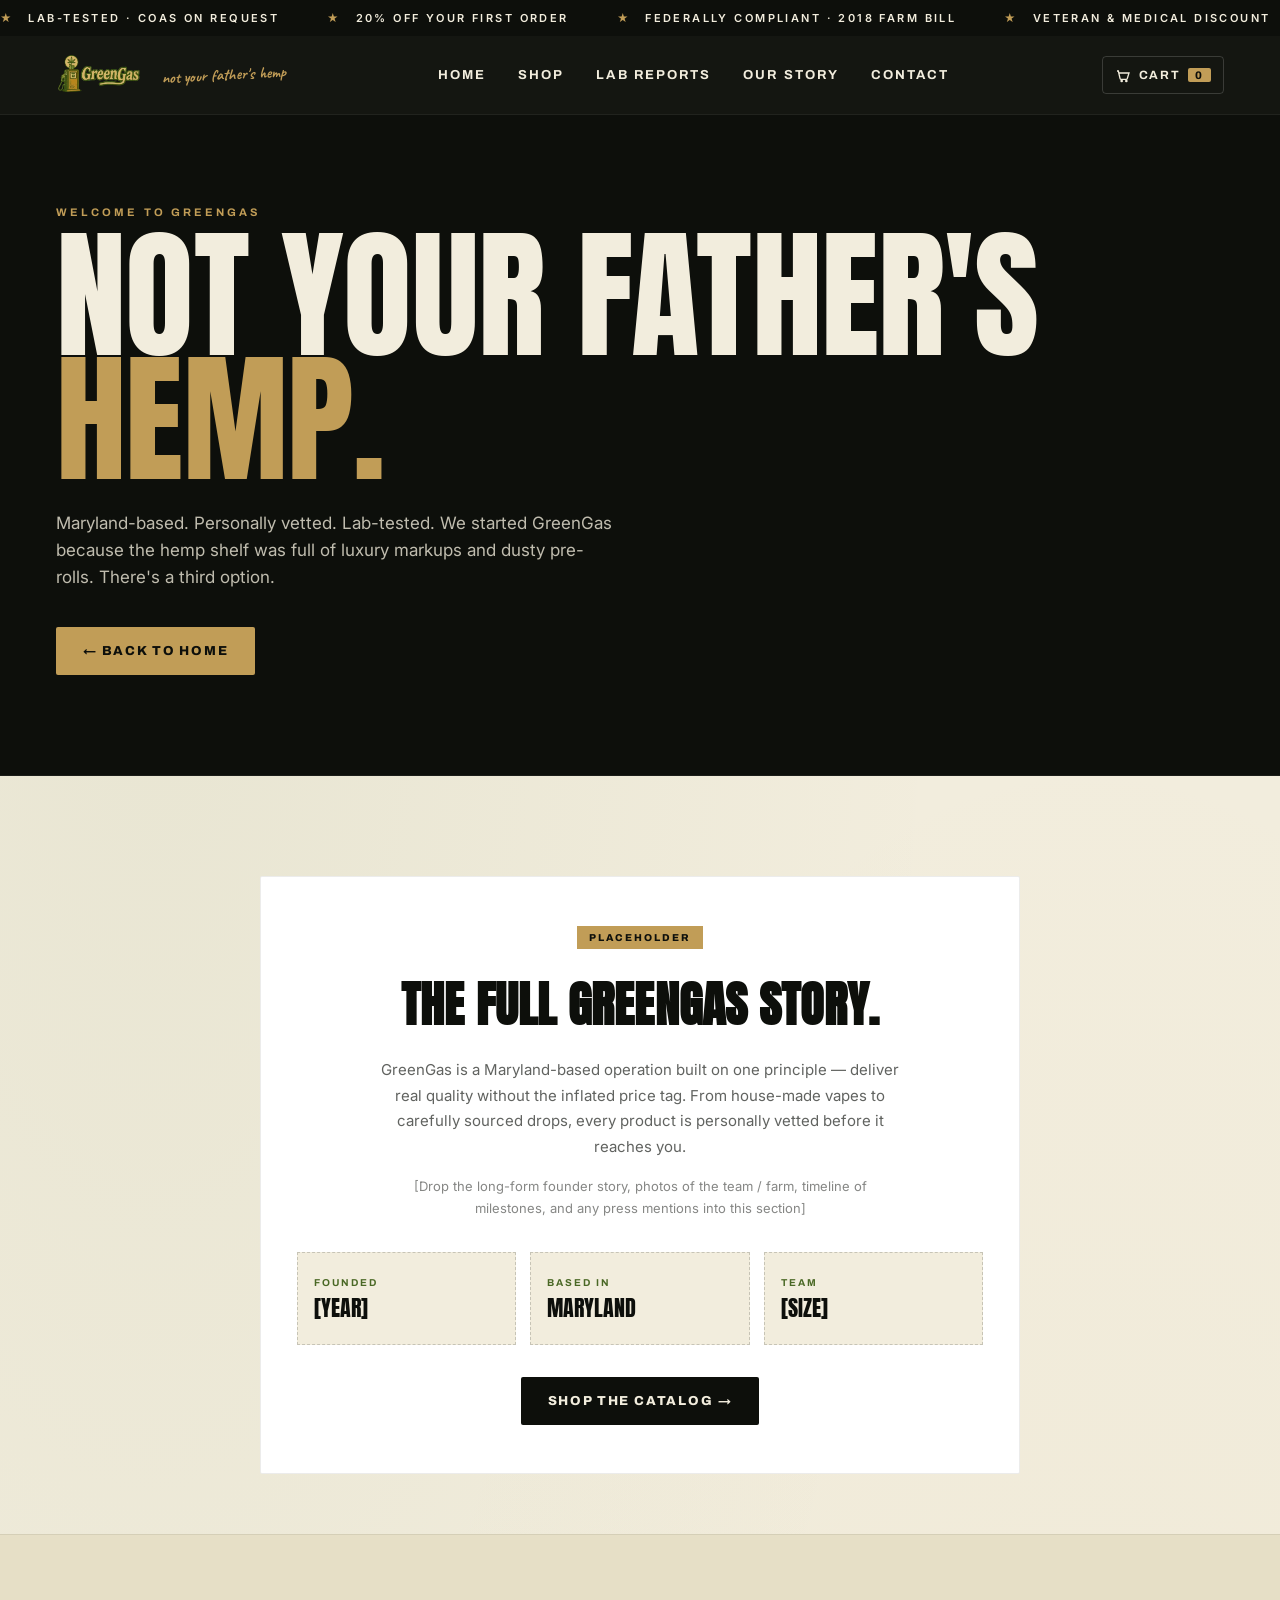
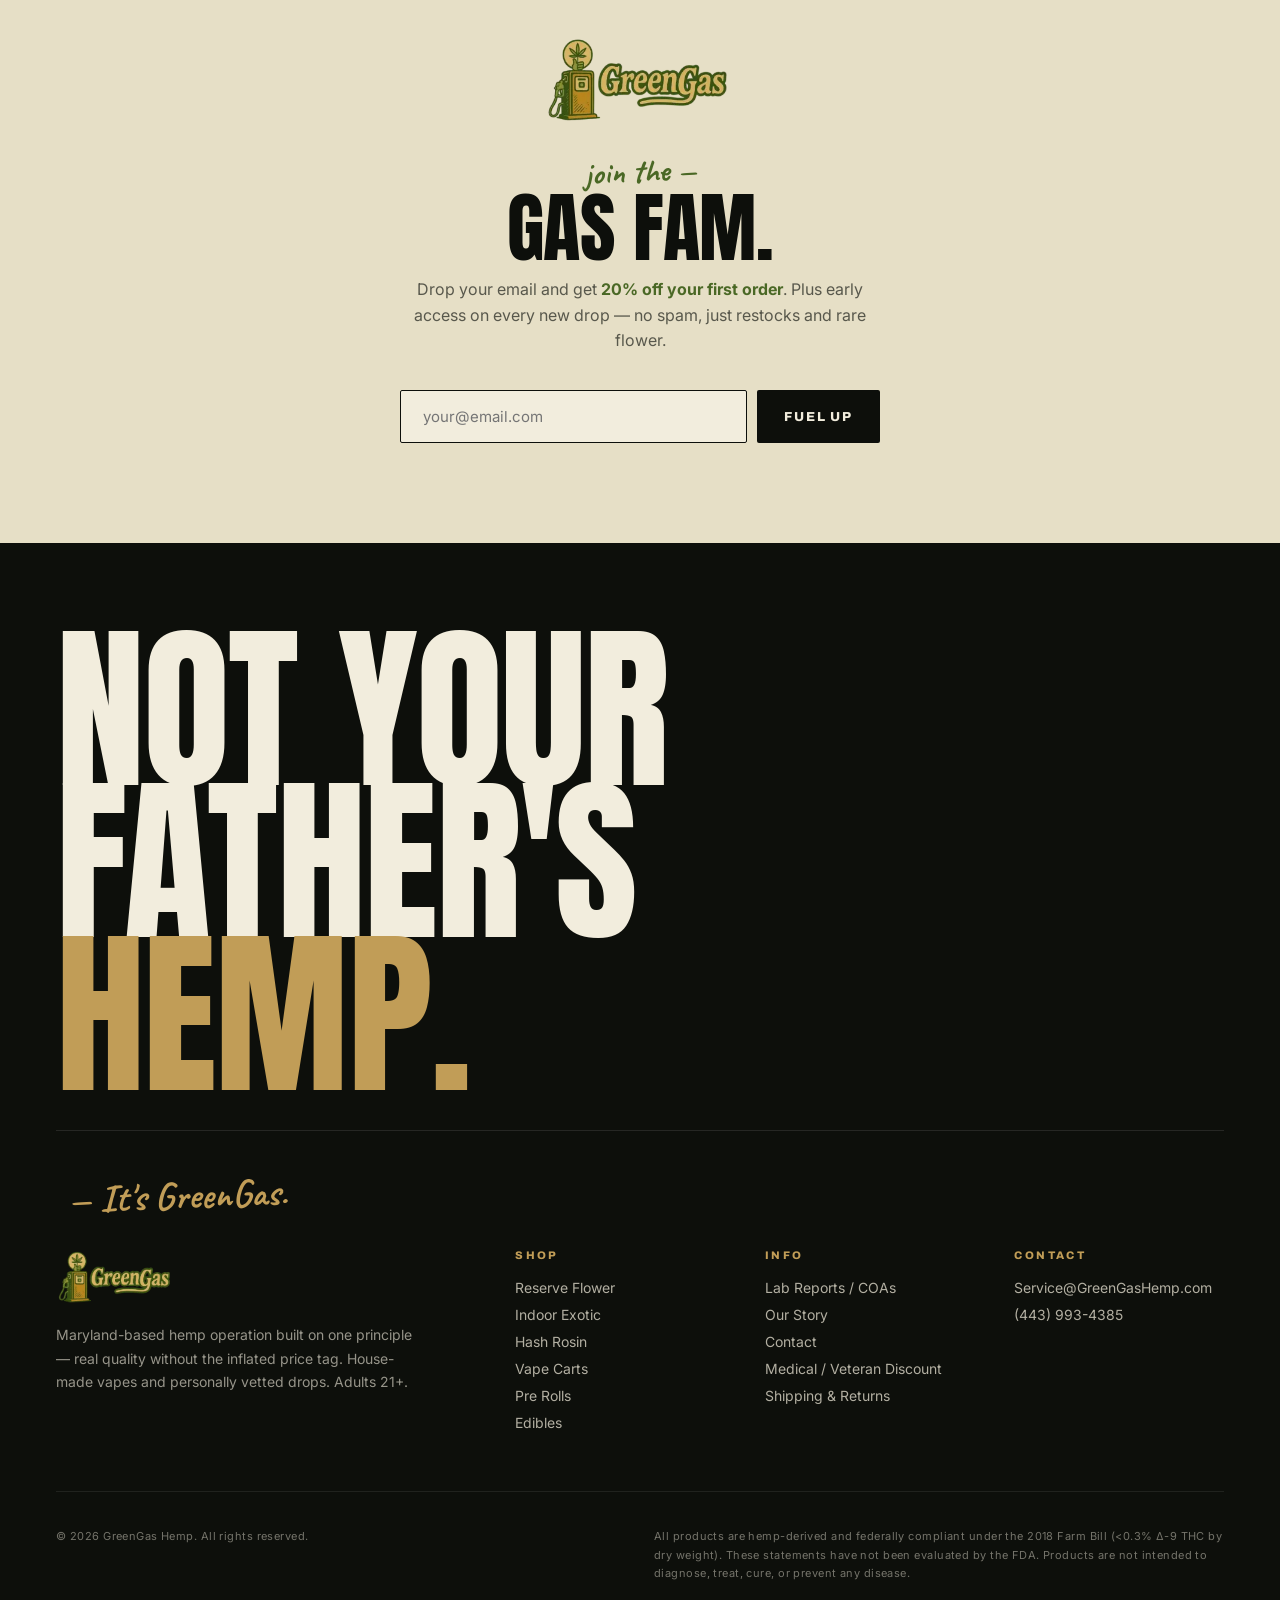
<file: about.html>
﻿<!doctype html>
<html lang="en">
<head>
<meta charset="utf-8" />
<meta name="viewport" content="width=device-width, initial-scale=1" />
<title>Our Story — GreenGas Hemp</title>
<link rel="icon" type="image/png" href="assets/logo.png" />
<link rel="preconnect" href="https://fonts.googleapis.com" />
<link rel="preconnect" href="https://fonts.gstatic.com" crossorigin />
<link href="https://fonts.googleapis.com/css2?family=Anton&family=Archivo:wght@500;600;700;800;900&family=Inter:wght@400;500;600&family=Caveat:wght@500;700&display=swap" rel="stylesheet" />
<style>
  :root { --paper:#F2EDDD; --paper-2:#E6DFC6; --ink:#0D0F0B; --ink-2:#1A1D16; --olive:#4A6825; --olive-l:#6B8C3A; --gold:#C19D57; }
  *{box-sizing:border-box}
  body { margin:0; background:var(--paper); color:var(--ink); font-family:'Inter',system-ui,sans-serif; -webkit-font-smoothing:antialiased; overflow-x:hidden; background-image:radial-gradient(at 12% 18%,rgba(74,104,37,0.06) 0,transparent 50%),radial-gradient(at 85% 75%,rgba(193,157,87,0.05) 0,transparent 50%); }
  img{display:block;max-width:100%} a{color:inherit;text-decoration:none} button{font:inherit;cursor:pointer}
  .anton { font-family:'Anton',sans-serif; font-weight:400; letter-spacing:-0.005em; line-height:0.88; text-transform:uppercase; }
  .kicker { font-family:'Archivo',sans-serif; font-size:11px; letter-spacing:0.28em; text-transform:uppercase; font-weight:700; color:var(--olive); }
  .container { max-width:1320px; margin:0 auto; padding:0 24px; }
  @media (min-width:768px){.container{padding:0 56px}}
  .promo { background:var(--ink); color:var(--paper); font-size:11px; letter-spacing:0.22em; text-transform:uppercase; font-weight:600; overflow:hidden; }
  .promo-track { display:flex; gap:48px; padding:11px 0; white-space:nowrap; animation:marquee 42s linear infinite; }
  .promo-track span { display:inline-flex; align-items:center; gap:14px; } .promo-track .star { color:var(--gold); }
  @keyframes marquee { from{transform:translateX(0)} to{transform:translateX(-50%)} }
  header.main { position:sticky; top:0; z-index:40; background:rgba(13,15,11,0.97); color:var(--paper); border-bottom:1px solid rgba(255,255,255,0.06); }
  header.main .row { height:78px; display:flex; align-items:center; justify-content:space-between; gap:24px; }
  .logo { display:flex; align-items:center; gap:14px; font-family:'Anton',sans-serif; font-size:26px; letter-spacing:0.01em; text-transform:uppercase; color:var(--paper); }
  .logo .tag { display:none; font-family:'Caveat',cursive; font-weight:700; font-size:16px; color:var(--gold); transform:rotate(-3deg); letter-spacing:0; text-transform:none; margin-left:4px; }
  @media (min-width:900px){.logo .tag{display:inline}}
  .logo-img { height:48px; width:auto; display:block; } .logo-img.header { height:44px; border-radius:2px; } .logo-img.crest { height:96px; margin:0 auto 20px; } .logo-img.footer { height:60px; border-radius:2px; }
  nav.primary { display:none; gap:32px; } @media (min-width:900px){nav.primary{display:flex}}
  nav.primary a { font-family:'Archivo',sans-serif; font-size:13px; font-weight:700; letter-spacing:0.16em; text-transform:uppercase; color:var(--paper); padding:4px 0; position:relative; }
  nav.primary a::after { content:''; position:absolute; left:0; right:0; bottom:-4px; height:2px; background:var(--gold); transform:scaleX(0); transform-origin:left; transition:transform 240ms ease; }
  nav.primary a:hover::after, nav.primary a.active::after { transform:scaleX(1); }
  .icons { display:flex; align-items:center; gap:8px; }
  .icons button, .icons a { background:transparent; border:0; color:var(--paper); display:inline-flex; align-items:center; gap:8px; padding:10px 12px; border-radius:4px; font-family:'Archivo',sans-serif; font-size:12px; font-weight:700; letter-spacing:0.14em; text-transform:uppercase; }
  .icons a:hover, .icons button:hover { background:rgba(255,255,255,0.06); }
  .cart-btn { border:1px solid rgba(255,255,255,0.16) !important; } .cart-count { background:var(--gold); color:var(--ink); padding:1px 7px; border-radius:2px; font-size:11px; font-weight:800; }
  .btn { display:inline-flex; align-items:center; gap:10px; padding:16px 26px; font-family:'Archivo',sans-serif; font-size:13px; font-weight:800; letter-spacing:0.14em; text-transform:uppercase; border:1px solid transparent; border-radius:2px; transition:background 180ms ease, color 180ms ease; }
  .btn-primary { background:var(--ink); color:var(--paper); } .btn-primary:hover { background:var(--olive); }
  .btn-gold { background:var(--gold); color:var(--ink); } .btn-gold:hover { background:var(--ink); color:var(--gold); }
  .btn-outline-light { background:transparent; color:var(--paper); border-color:var(--paper); } .btn-outline-light:hover { background:var(--paper); color:var(--ink); }

  section.page-hero { background:var(--ink); color:var(--paper); padding:80px 0 100px; border-bottom:1px solid rgba(255,255,255,0.06); }
  section.page-hero .kicker { color:var(--gold); }
  section.page-hero h1 { font-size:clamp(56px,11vw,148px); margin:16px 0 0; }
  section.page-hero h1 .gold { color:var(--gold); }
  section.page-hero p.lead { font-size:17px; line-height:1.6; color:rgba(242,237,221,0.78); max-width:560px; margin:28px 0 36px; }

  section.placeholder { padding:100px 0 60px; }
  .ph-card { background:#fff; border:1px solid rgba(13,15,11,0.08); padding:48px 36px; text-align:center; max-width:760px; margin:0 auto; border-radius:2px; }
  .ph-card .badge { display:inline-block; padding:6px 12px; background:var(--gold); color:var(--ink); font-family:'Archivo',sans-serif; font-size:10px; font-weight:800; letter-spacing:0.2em; text-transform:uppercase; margin-bottom:20px; }
  .ph-card h2 { font-family:'Anton',sans-serif; font-size:clamp(32px,4vw,48px); margin:0 0 16px; text-transform:uppercase; letter-spacing:0.005em; }
  .ph-card p { font-size:15px; line-height:1.7; color:rgba(13,15,11,0.65); margin:0 auto 16px; max-width:520px; }
  .ph-card .ph-grid { display:grid; grid-template-columns:1fr; gap:14px; margin:32px 0; }
  @media (min-width:600px){.ph-card .ph-grid{grid-template-columns:repeat(3,1fr)}}
  .ph-grid .slot { background:var(--paper); border:1px dashed rgba(13,15,11,0.18); padding:24px 16px; text-align:left; }
  .ph-grid .slot .lbl { font-family:'Archivo',sans-serif; font-size:10px; font-weight:700; letter-spacing:0.2em; text-transform:uppercase; color:var(--olive); margin-bottom:8px; }
  .ph-grid .slot .val { font-family:'Anton',sans-serif; font-size:22px; color:var(--ink); text-transform:uppercase; line-height:1.1; }

  section.gasfam { padding:100px 0; background:var(--paper-2); border-top:1px solid rgba(13,15,11,0.08); }
  .gasfam-inner { max-width:760px; margin:0 auto; text-align:center; }
  .gasfam .script-tag { font-family:'Caveat',cursive; font-weight:700; font-size:32px; color:var(--olive); transform:rotate(-2deg); display:inline-block; margin-bottom:-6px; }
  .gasfam h2 { font-family:'Anton',sans-serif; font-size:clamp(44px,6vw,80px); margin:8px 0 16px; color:var(--ink); text-transform:uppercase; }
  .gasfam p { font-size:16px; color:rgba(13,15,11,0.65); max-width:480px; margin:0 auto 36px; line-height:1.6; }
  .gasfam-form { display:flex; gap:10px; max-width:480px; margin:0 auto; flex-wrap:wrap; }
  .gasfam-form input { flex:1; min-width:220px; padding:16px 22px; background:var(--paper); border:1px solid var(--ink); font-family:inherit; font-size:15px; color:var(--ink); border-radius:2px; }
  .gasfam-form input:focus { outline:2px solid var(--gold); outline-offset:-1px; }

  footer.site { background:var(--ink); color:var(--paper); padding:90px 0 28px; }
  .foot-mega { font-family:'Anton',sans-serif; text-transform:uppercase; font-size:clamp(72px,14vw,220px); line-height:0.85; letter-spacing:-0.01em; color:var(--paper); margin:0 0 60px; border-bottom:1px solid rgba(255,255,255,0.1); padding-bottom:40px; }
  .foot-mega .gold { color:var(--gold); }
  .foot-grid { display:grid; grid-template-columns:1fr; gap:40px; } @media (min-width:768px){.foot-grid{grid-template-columns:2fr 1fr 1fr 1fr}}
  .foot-grid h5 { font-family:'Archivo',sans-serif; font-size:11px; letter-spacing:0.22em; color:var(--gold); text-transform:uppercase; margin:0 0 18px; font-weight:800; }
  .foot-grid ul { list-style:none; padding:0; margin:0; display:flex; flex-direction:column; gap:10px; font-size:14px; } .foot-grid ul a { color:rgba(242,237,221,0.72); } .foot-grid ul a:hover { color:var(--gold); }
  .foot-grid .brand p { color:rgba(242,237,221,0.6); font-size:14px; line-height:1.65; max-width:360px; margin:14px 0 0; }
  .foot-fine { border-top:1px solid rgba(255,255,255,0.08); margin-top:60px; padding-top:24px; display:grid; grid-template-columns:1fr; gap:12px; font-size:11px; letter-spacing:0.04em; color:rgba(242,237,221,0.45); line-height:1.65; } @media (min-width:768px){.foot-fine{grid-template-columns:1fr 1fr; gap:28px}}
  ::selection { background:var(--gold); color:var(--ink); }
</style>
</head>
<body>

<div class="promo">
  <div class="promo-track">
    <span><span class="star">★</span> Lab-tested · COAs on request</span>
    <span><span class="star">★</span> 20% off your first order</span>
    <span><span class="star">★</span> Federally compliant · 2018 Farm Bill</span>
    <span><span class="star">★</span> Veteran &amp; medical discount</span>
    <span><span class="star">★</span> 21+ only</span>
    <span><span class="star">★</span> Lab-tested · COAs on request</span>
    <span><span class="star">★</span> 20% off your first order</span>
    <span><span class="star">★</span> Federally compliant · 2018 Farm Bill</span>
    <span><span class="star">★</span> Veteran &amp; medical discount</span>
    <span><span class="star">★</span> 21+ only</span>
  </div>
</div>

<header class="main">
  <div class="container row">
    <a href="index.html" class="logo" aria-label="GreenGas Hemp">
      <img src="assets/logo.png" alt="GreenGas Hemp" class="logo-img header" />
      <span class="tag">not your father's hemp</span>
    </a>
    <nav class="primary">
      <a href="index.html">Home</a>
      <a href="shop.html">Shop</a>
      <a href="lab.html">Lab Reports</a>
      <a href="about.html">Our Story</a>
      <a href="contact.html">Contact</a>
    </nav>
    <div class="icons">
      <a href="shop.html" class="cart-btn"><svg width="16" height="16" viewBox="0 0 24 24" fill="none" stroke="currentColor" stroke-width="2"><path d="M3 6h2l2.5 11a2 2 0 0 0 2 1.5h7a2 2 0 0 0 2-1.5L21 9H6"/><circle cx="10" cy="21" r="1"/><circle cx="17" cy="21" r="1"/></svg> Cart <span class="cart-count">0</span></a>
    </div>
  </div>
</header>

<section class="page-hero">
  <div class="container">
    <p class="kicker">Welcome to GreenGas</p>
    <h1 class="anton">Not your father's <span class='gold'>hemp.</span></h1>
    <p class="lead">Maryland-based. Personally vetted. Lab-tested. We started GreenGas because the hemp shelf was full of luxury markups and dusty pre-rolls. There's a third option.</p>
    <a href="index.html" class="btn btn-gold">← Back to home</a>
  </div>
</section>

<section class="placeholder">
  <div class="container">
    <div class="ph-card">
      <span class="badge">Placeholder</span>
      <h2>The full GreenGas story.</h2>
      <p>GreenGas is a Maryland-based operation built on one principle — deliver real quality without the inflated price tag. From house-made vapes to carefully sourced drops, every product is personally vetted before it reaches you.</p>
      <p style="font-size:13px; color:rgba(13,15,11,0.5);">[Drop the long-form founder story, photos of the team / farm, timeline of milestones, and any press mentions into this section]</p>
      <div class="ph-grid">
        <div class="slot"><div class="lbl">Founded</div><div class="val">[year]</div></div>
        <div class="slot"><div class="lbl">Based in</div><div class="val">Maryland</div></div>
        <div class="slot"><div class="lbl">Team</div><div class="val">[size]</div></div>
      </div>
      <a href="shop.html" class="btn btn-primary">Shop the catalog →</a>
    </div>
  </div>
</section>

<section class="gasfam">
  <div class="container gasfam-inner">
    <img src="assets/logo.png" alt="GreenGas Hemp" class="logo-img crest" />
    <span class="script-tag">join the —</span>
    <h2 class="anton">Gas Fam.</h2>
    <p>Drop your email and get <strong style="color:var(--olive);font-weight:700;">20% off your first order</strong>. Plus early access on every new drop — no spam, just restocks and rare flower.</p>
    <form class="gasfam-form" onsubmit="event.preventDefault(); this.querySelector('button').textContent='Check your inbox ✓'; this.querySelector('input').value='';">
      <input type="email" required placeholder="your@email.com" />
      <button class="btn btn-primary">Fuel Up</button>
    </form>
  </div>
</section>

<footer class="site">
  <div class="container">
    <div class="foot-mega">Not Your<br/>Father's<br/><span class="gold">Hemp.</span></div>
    <p style="font-family:'Caveat',cursive;font-weight:700;font-size:clamp(24px,3vw,40px);color:var(--gold);transform:rotate(-2deg);margin:-30px 0 50px 12px;line-height:1;">— It's GreenGas.</p>
    <div class="foot-grid">
      <div class="brand">
        <a href="index.html" aria-label="GreenGas Hemp"><img src="assets/logo.png" alt="GreenGas Hemp" class="logo-img footer" /></a>
        <p>Maryland-based hemp operation built on one principle — real quality without the inflated price tag. House-made vapes and personally vetted drops. Adults 21+.</p>
      </div>
      <div><h5>Shop</h5><ul><li><a href="shop.html#reserve">Reserve Flower</a></li><li><a href="shop.html#exotic">Indoor Exotic</a></li><li><a href="shop.html#rosin">Hash Rosin</a></li><li><a href="shop.html#vapes">Vape Carts</a></li><li><a href="shop.html#prerolls">Pre Rolls</a></li><li><a href="shop.html#edibles">Edibles</a></li></ul></div>
      <div><h5>Info</h5><ul><li><a href="lab.html">Lab Reports / COAs</a></li><li><a href="about.html">Our Story</a></li><li><a href="contact.html">Contact</a></li><li><a href="#">Medical / Veteran Discount</a></li><li><a href="#">Shipping &amp; Returns</a></li></ul></div>
      <div><h5>Contact</h5><ul><li><a href="mailto:Service@GreenGasHemp.com">Service@GreenGasHemp.com</a></li><li><a href="tel:14439934385">(443) 993-4385</a></li></ul></div>
    </div>
    <div class="foot-fine">
      <p>© 2026 GreenGas Hemp. All rights reserved.</p>
      <p>All products are hemp-derived and federally compliant under the 2018 Farm Bill (&lt;0.3% Δ-9 THC by dry weight). These statements have not been evaluated by the FDA. Products are not intended to diagnose, treat, cure, or prevent any disease.</p>
    </div>
  </div>
</footer>

<script>
  const LOGO_DATA_URL = '[data-uri]';
  function injectLogos() { document.querySelectorAll('.logo-img').forEach(img => { img.src = LOGO_DATA_URL; }); }
  if (document.readyState === 'loading') { document.addEventListener('DOMContentLoaded', injectLogos); } else { injectLogos(); }
</script>

</body>
</html>
</file>
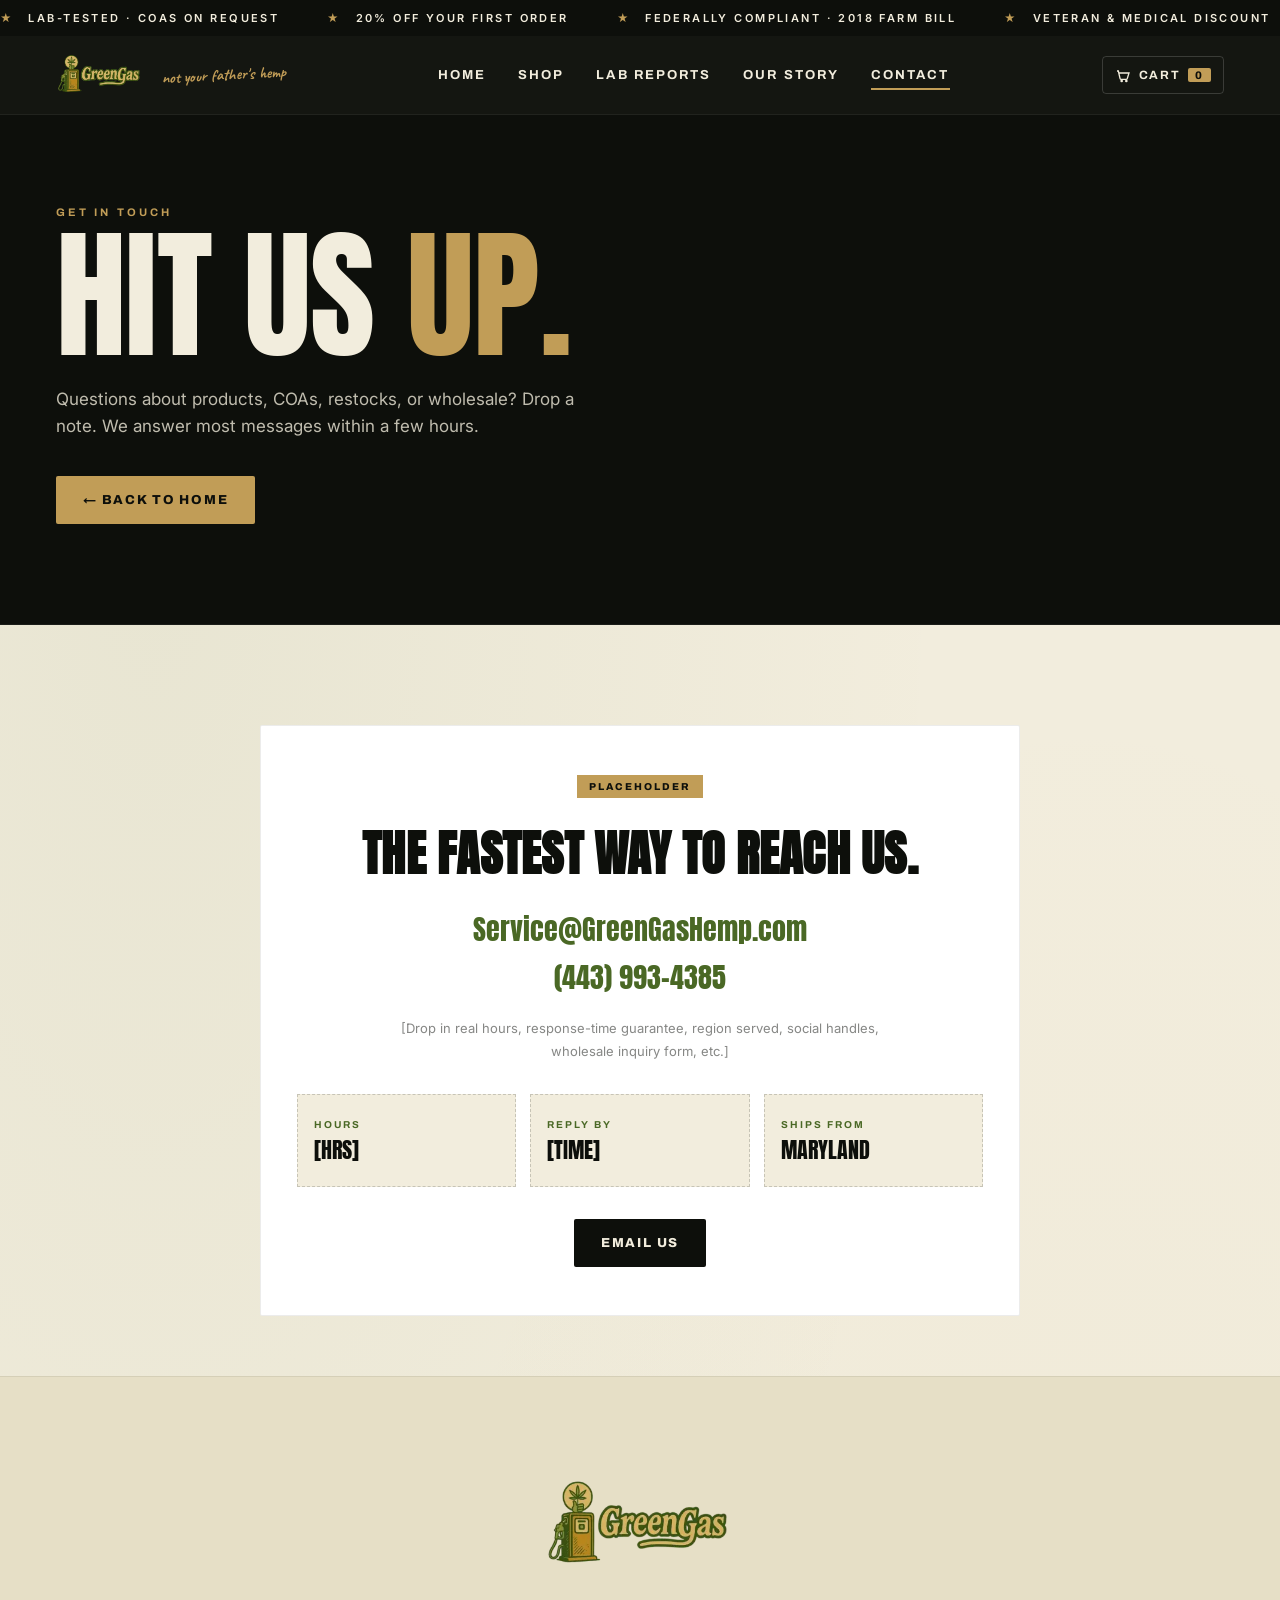
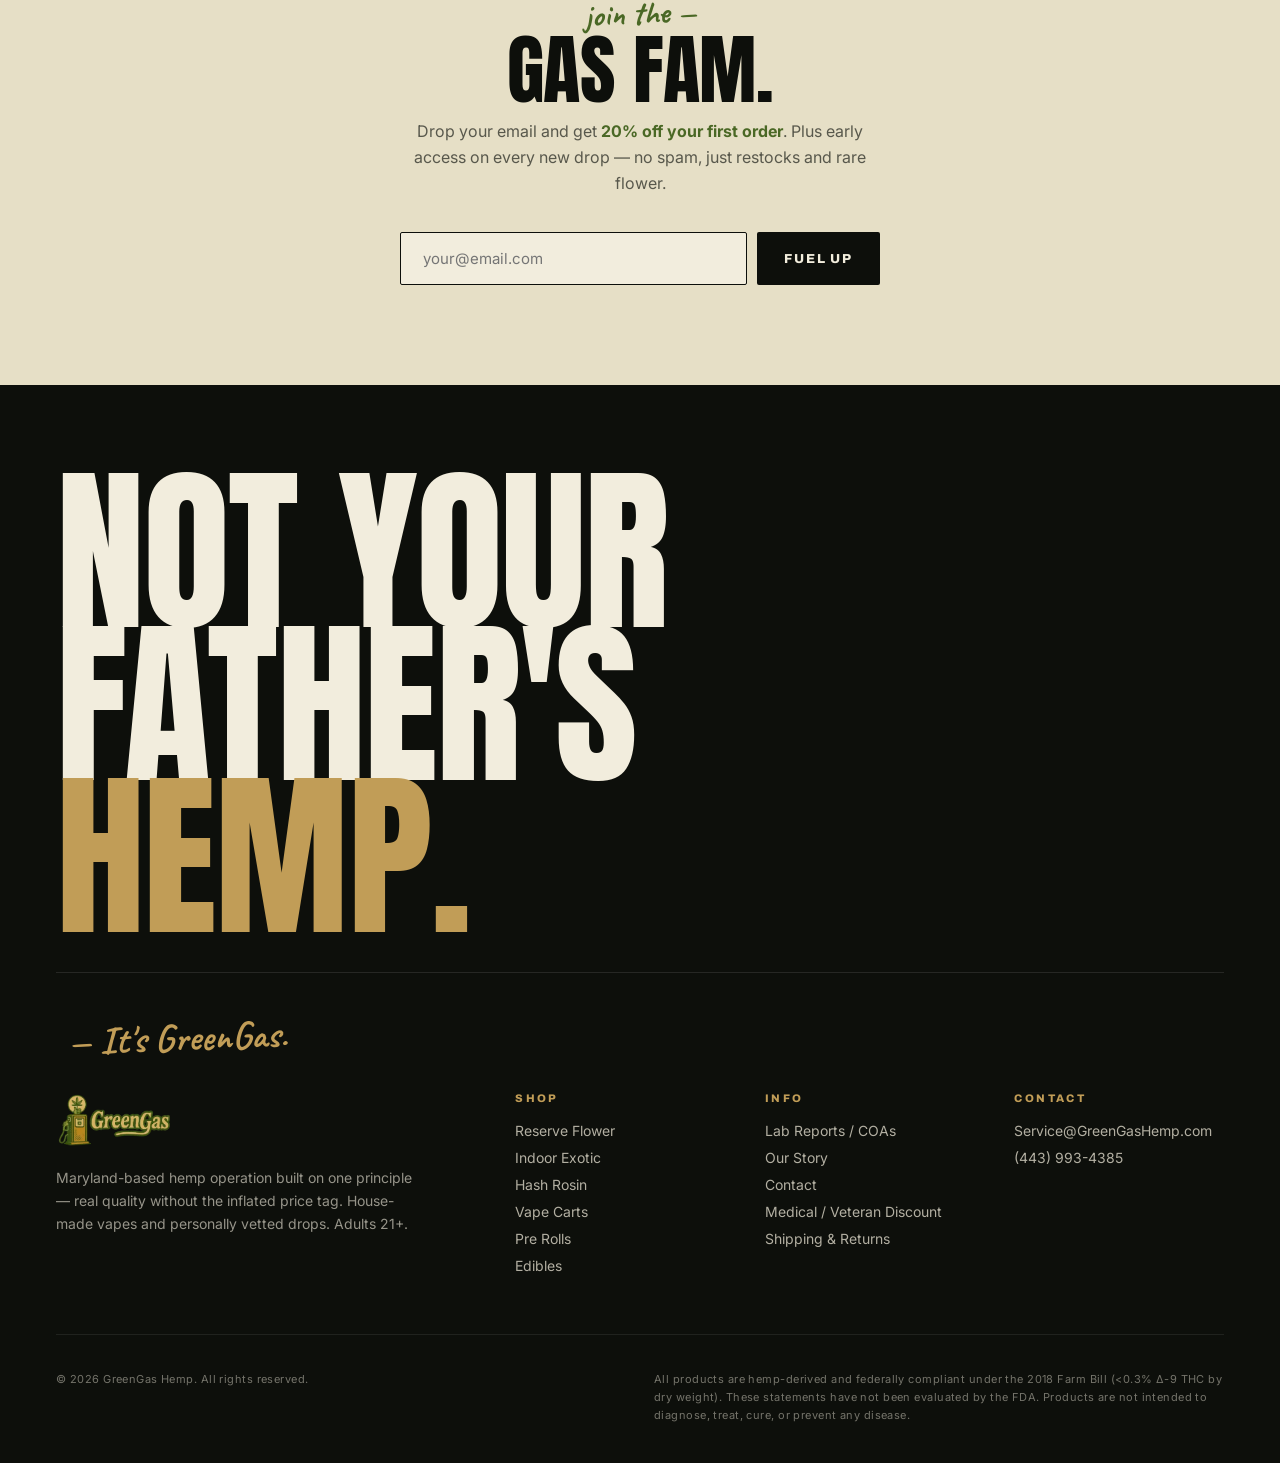
<file: contact.html>
﻿<!doctype html>
<html lang="en">
<head>
<meta charset="utf-8" />
<meta name="viewport" content="width=device-width, initial-scale=1" />
<title>Contact — GreenGas Hemp</title>
<link rel="icon" type="image/png" href="assets/logo.png" />
<link rel="preconnect" href="https://fonts.googleapis.com" />
<link rel="preconnect" href="https://fonts.gstatic.com" crossorigin />
<link href="https://fonts.googleapis.com/css2?family=Anton&family=Archivo:wght@500;600;700;800;900&family=Inter:wght@400;500;600&family=Caveat:wght@500;700&display=swap" rel="stylesheet" />
<style>
  :root { --paper:#F2EDDD; --paper-2:#E6DFC6; --ink:#0D0F0B; --ink-2:#1A1D16; --olive:#4A6825; --olive-l:#6B8C3A; --gold:#C19D57; }
  *{box-sizing:border-box}
  body { margin:0; background:var(--paper); color:var(--ink); font-family:'Inter',system-ui,sans-serif; -webkit-font-smoothing:antialiased; overflow-x:hidden; background-image:radial-gradient(at 12% 18%,rgba(74,104,37,0.06) 0,transparent 50%),radial-gradient(at 85% 75%,rgba(193,157,87,0.05) 0,transparent 50%); }
  img{display:block;max-width:100%} a{color:inherit;text-decoration:none} button{font:inherit;cursor:pointer}
  .anton { font-family:'Anton',sans-serif; font-weight:400; letter-spacing:-0.005em; line-height:0.88; text-transform:uppercase; }
  .kicker { font-family:'Archivo',sans-serif; font-size:11px; letter-spacing:0.28em; text-transform:uppercase; font-weight:700; color:var(--olive); }
  .container { max-width:1320px; margin:0 auto; padding:0 24px; } @media (min-width:768px){.container{padding:0 56px}}
  .promo { background:var(--ink); color:var(--paper); font-size:11px; letter-spacing:0.22em; text-transform:uppercase; font-weight:600; overflow:hidden; }
  .promo-track { display:flex; gap:48px; padding:11px 0; white-space:nowrap; animation:marquee 42s linear infinite; }
  .promo-track span { display:inline-flex; align-items:center; gap:14px; } .promo-track .star { color:var(--gold); }
  @keyframes marquee { from{transform:translateX(0)} to{transform:translateX(-50%)} }
  header.main { position:sticky; top:0; z-index:40; background:rgba(13,15,11,0.97); color:var(--paper); border-bottom:1px solid rgba(255,255,255,0.06); }
  header.main .row { height:78px; display:flex; align-items:center; justify-content:space-between; gap:24px; }
  .logo { display:flex; align-items:center; gap:14px; font-family:'Anton',sans-serif; font-size:26px; letter-spacing:0.01em; text-transform:uppercase; color:var(--paper); }
  .logo .tag { display:none; font-family:'Caveat',cursive; font-weight:700; font-size:16px; color:var(--gold); transform:rotate(-3deg); letter-spacing:0; text-transform:none; margin-left:4px; }
  @media (min-width:900px){.logo .tag{display:inline}}
  .logo-img { height:48px; width:auto; display:block; } .logo-img.header { height:44px; border-radius:2px; } .logo-img.crest { height:96px; margin:0 auto 20px; } .logo-img.footer { height:60px; border-radius:2px; }
  nav.primary { display:none; gap:32px; } @media (min-width:900px){nav.primary{display:flex}}
  nav.primary a { font-family:'Archivo',sans-serif; font-size:13px; font-weight:700; letter-spacing:0.16em; text-transform:uppercase; color:var(--paper); padding:4px 0; position:relative; }
  nav.primary a::after { content:''; position:absolute; left:0; right:0; bottom:-4px; height:2px; background:var(--gold); transform:scaleX(0); transform-origin:left; transition:transform 240ms ease; }
  nav.primary a:hover::after, nav.primary a.active::after { transform:scaleX(1); }
  .icons { display:flex; align-items:center; gap:8px; }
  .icons a { background:transparent; border:0; color:var(--paper); display:inline-flex; align-items:center; gap:8px; padding:10px 12px; border-radius:4px; font-family:'Archivo',sans-serif; font-size:12px; font-weight:700; letter-spacing:0.14em; text-transform:uppercase; }
  .icons a:hover { background:rgba(255,255,255,0.06); }
  .cart-btn { border:1px solid rgba(255,255,255,0.16) !important; } .cart-count { background:var(--gold); color:var(--ink); padding:1px 7px; border-radius:2px; font-size:11px; font-weight:800; }
  .btn { display:inline-flex; align-items:center; gap:10px; padding:16px 26px; font-family:'Archivo',sans-serif; font-size:13px; font-weight:800; letter-spacing:0.14em; text-transform:uppercase; border:1px solid transparent; border-radius:2px; transition:background 180ms ease, color 180ms ease; }
  .btn-primary { background:var(--ink); color:var(--paper); } .btn-primary:hover { background:var(--olive); }
  .btn-gold { background:var(--gold); color:var(--ink); } .btn-gold:hover { background:var(--ink); color:var(--gold); }

  section.page-hero { background:var(--ink); color:var(--paper); padding:80px 0 100px; border-bottom:1px solid rgba(255,255,255,0.06); }
  section.page-hero .kicker { color:var(--gold); }
  section.page-hero h1 { font-size:clamp(56px,11vw,148px); margin:16px 0 0; }
  section.page-hero h1 .gold { color:var(--gold); }
  section.page-hero p.lead { font-size:17px; line-height:1.6; color:rgba(242,237,221,0.78); max-width:560px; margin:28px 0 36px; }

  section.placeholder { padding:100px 0 60px; }
  .ph-card { background:#fff; border:1px solid rgba(13,15,11,0.08); padding:48px 36px; text-align:center; max-width:760px; margin:0 auto; border-radius:2px; }
  .ph-card .badge { display:inline-block; padding:6px 12px; background:var(--gold); color:var(--ink); font-family:'Archivo',sans-serif; font-size:10px; font-weight:800; letter-spacing:0.2em; text-transform:uppercase; margin-bottom:20px; }
  .ph-card h2 { font-family:'Anton',sans-serif; font-size:clamp(32px,4vw,48px); margin:0 0 16px; text-transform:uppercase; letter-spacing:0.005em; }
  .ph-card p { font-size:15px; line-height:1.7; color:rgba(13,15,11,0.65); margin:0 auto 16px; max-width:520px; }
  .ph-card .ph-grid { display:grid; grid-template-columns:1fr; gap:14px; margin:32px 0; } @media (min-width:600px){.ph-card .ph-grid{grid-template-columns:repeat(3,1fr)}}
  .ph-grid .slot { background:var(--paper); border:1px dashed rgba(13,15,11,0.18); padding:24px 16px; text-align:left; }
  .ph-grid .slot .lbl { font-family:'Archivo',sans-serif; font-size:10px; font-weight:700; letter-spacing:0.2em; text-transform:uppercase; color:var(--olive); margin-bottom:8px; }
  .ph-grid .slot .val { font-family:'Anton',sans-serif; font-size:22px; color:var(--ink); text-transform:uppercase; line-height:1.1; }

  section.gasfam { padding:100px 0; background:var(--paper-2); border-top:1px solid rgba(13,15,11,0.08); }
  .gasfam-inner { max-width:760px; margin:0 auto; text-align:center; }
  .gasfam .script-tag { font-family:'Caveat',cursive; font-weight:700; font-size:32px; color:var(--olive); transform:rotate(-2deg); display:inline-block; margin-bottom:-6px; }
  .gasfam h2 { font-family:'Anton',sans-serif; font-size:clamp(44px,6vw,80px); margin:8px 0 16px; color:var(--ink); text-transform:uppercase; }
  .gasfam p { font-size:16px; color:rgba(13,15,11,0.65); max-width:480px; margin:0 auto 36px; line-height:1.6; }
  .gasfam-form { display:flex; gap:10px; max-width:480px; margin:0 auto; flex-wrap:wrap; }
  .gasfam-form input { flex:1; min-width:220px; padding:16px 22px; background:var(--paper); border:1px solid var(--ink); font-family:inherit; font-size:15px; color:var(--ink); border-radius:2px; }
  .gasfam-form input:focus { outline:2px solid var(--gold); outline-offset:-1px; }

  footer.site { background:var(--ink); color:var(--paper); padding:90px 0 28px; }
  .foot-mega { font-family:'Anton',sans-serif; text-transform:uppercase; font-size:clamp(72px,14vw,220px); line-height:0.85; letter-spacing:-0.01em; color:var(--paper); margin:0 0 60px; border-bottom:1px solid rgba(255,255,255,0.1); padding-bottom:40px; }
  .foot-mega .gold { color:var(--gold); }
  .foot-grid { display:grid; grid-template-columns:1fr; gap:40px; } @media (min-width:768px){.foot-grid{grid-template-columns:2fr 1fr 1fr 1fr}}
  .foot-grid h5 { font-family:'Archivo',sans-serif; font-size:11px; letter-spacing:0.22em; color:var(--gold); text-transform:uppercase; margin:0 0 18px; font-weight:800; }
  .foot-grid ul { list-style:none; padding:0; margin:0; display:flex; flex-direction:column; gap:10px; font-size:14px; } .foot-grid ul a { color:rgba(242,237,221,0.72); } .foot-grid ul a:hover { color:var(--gold); }
  .foot-grid .brand p { color:rgba(242,237,221,0.6); font-size:14px; line-height:1.65; max-width:360px; margin:14px 0 0; }
  .foot-fine { border-top:1px solid rgba(255,255,255,0.08); margin-top:60px; padding-top:24px; display:grid; grid-template-columns:1fr; gap:12px; font-size:11px; letter-spacing:0.04em; color:rgba(242,237,221,0.45); line-height:1.65; } @media (min-width:768px){.foot-fine{grid-template-columns:1fr 1fr; gap:28px}}
  ::selection { background:var(--gold); color:var(--ink); }
</style>
</head>
<body>

<div class="promo">
  <div class="promo-track">
    <span><span class="star">★</span> Lab-tested · COAs on request</span>
    <span><span class="star">★</span> 20% off your first order</span>
    <span><span class="star">★</span> Federally compliant · 2018 Farm Bill</span>
    <span><span class="star">★</span> Veteran &amp; medical discount</span>
    <span><span class="star">★</span> 21+ only</span>
    <span><span class="star">★</span> Lab-tested · COAs on request</span>
    <span><span class="star">★</span> 20% off your first order</span>
    <span><span class="star">★</span> Federally compliant · 2018 Farm Bill</span>
    <span><span class="star">★</span> Veteran &amp; medical discount</span>
    <span><span class="star">★</span> 21+ only</span>
  </div>
</div>

<header class="main">
  <div class="container row">
    <a href="index.html" class="logo" aria-label="GreenGas Hemp">
      <img src="assets/logo.png" alt="GreenGas Hemp" class="logo-img header" />
      <span class="tag">not your father's hemp</span>
    </a>
    <nav class="primary">
      <a href="index.html">Home</a>
      <a href="shop.html">Shop</a>
      <a href="lab.html">Lab Reports</a>
      <a href="about.html">Our Story</a>
      <a href="contact.html" class="active">Contact</a>
    </nav>
    <div class="icons">
      <a href="shop.html" class="cart-btn"><svg width="16" height="16" viewBox="0 0 24 24" fill="none" stroke="currentColor" stroke-width="2"><path d="M3 6h2l2.5 11a2 2 0 0 0 2 1.5h7a2 2 0 0 0 2-1.5L21 9H6"/><circle cx="10" cy="21" r="1"/><circle cx="17" cy="21" r="1"/></svg> Cart <span class="cart-count">0</span></a>
    </div>
  </div>
</header>

<section class="page-hero">
  <div class="container">
    <p class="kicker">Get in touch</p>
    <h1 class="anton">Hit us <span class="gold">up.</span></h1>
    <p class="lead">Questions about products, COAs, restocks, or wholesale? Drop a note. We answer most messages within a few hours.</p>
    <a href="index.html" class="btn btn-gold">← Back to home</a>
  </div>
</section>

<section class="placeholder">
  <div class="container">
    <div class="ph-card">
      <span class="badge">Placeholder</span>
      <h2>The fastest way to reach us.</h2>
      <p style="text-align:center;"><a href="mailto:Service@GreenGasHemp.com" style="font-family:'Anton',sans-serif; font-size:28px; color:var(--olive); text-transform:none; letter-spacing:0;">Service@GreenGasHemp.com</a><br/><a href="tel:14439934385" style="font-family:'Anton',sans-serif; font-size:28px; color:var(--olive); text-transform:none; letter-spacing:0;">(443) 993-4385</a></p>
      <p style="font-size:13px; color:rgba(13,15,11,0.5);">[Drop in real hours, response-time guarantee, region served, social handles, wholesale inquiry form, etc.]</p>
      <div class="ph-grid">
        <div class="slot"><div class="lbl">Hours</div><div class="val">[hrs]</div></div>
        <div class="slot"><div class="lbl">Reply by</div><div class="val">[time]</div></div>
        <div class="slot"><div class="lbl">Ships from</div><div class="val">Maryland</div></div>
      </div>
      <a href="mailto:Service@GreenGasHemp.com" class="btn btn-primary">Email us</a>
    </div>
  </div>
</section>

<section class="gasfam">
  <div class="container gasfam-inner">
    <img src="assets/logo.png" alt="GreenGas Hemp" class="logo-img crest" />
    <span class="script-tag">join the —</span>
    <h2 class="anton">Gas Fam.</h2>
    <p>Drop your email and get <strong style="color:var(--olive);font-weight:700;">20% off your first order</strong>. Plus early access on every new drop — no spam, just restocks and rare flower.</p>
    <form class="gasfam-form" onsubmit="event.preventDefault(); this.querySelector('button').textContent='Check your inbox ✓'; this.querySelector('input').value='';">
      <input type="email" required placeholder="your@email.com" />
      <button class="btn btn-primary">Fuel Up</button>
    </form>
  </div>
</section>

<footer class="site">
  <div class="container">
    <div class="foot-mega">Not Your<br/>Father's<br/><span class="gold">Hemp.</span></div>
    <p style="font-family:'Caveat',cursive;font-weight:700;font-size:clamp(24px,3vw,40px);color:var(--gold);transform:rotate(-2deg);margin:-30px 0 50px 12px;line-height:1;">— It's GreenGas.</p>
    <div class="foot-grid">
      <div class="brand">
        <a href="index.html" aria-label="GreenGas Hemp"><img src="assets/logo.png" alt="GreenGas Hemp" class="logo-img footer" /></a>
        <p>Maryland-based hemp operation built on one principle — real quality without the inflated price tag. House-made vapes and personally vetted drops. Adults 21+.</p>
      </div>
      <div><h5>Shop</h5><ul><li><a href="shop.html#reserve">Reserve Flower</a></li><li><a href="shop.html#exotic">Indoor Exotic</a></li><li><a href="shop.html#rosin">Hash Rosin</a></li><li><a href="shop.html#vapes">Vape Carts</a></li><li><a href="shop.html#prerolls">Pre Rolls</a></li><li><a href="shop.html#edibles">Edibles</a></li></ul></div>
      <div><h5>Info</h5><ul><li><a href="lab.html">Lab Reports / COAs</a></li><li><a href="about.html">Our Story</a></li><li><a href="contact.html">Contact</a></li><li><a href="#">Medical / Veteran Discount</a></li><li><a href="#">Shipping &amp; Returns</a></li></ul></div>
      <div><h5>Contact</h5><ul><li><a href="mailto:Service@GreenGasHemp.com">Service@GreenGasHemp.com</a></li><li><a href="tel:14439934385">(443) 993-4385</a></li></ul></div>
    </div>
    <div class="foot-fine">
      <p>© 2026 GreenGas Hemp. All rights reserved.</p>
      <p>All products are hemp-derived and federally compliant under the 2018 Farm Bill (&lt;0.3% Δ-9 THC by dry weight). These statements have not been evaluated by the FDA. Products are not intended to diagnose, treat, cure, or prevent any disease.</p>
    </div>
  </div>
</footer>

<script>
  const LOGO_DATA_URL = '[data-uri]';
  function injectLogos() { document.querySelectorAll('.logo-img').forEach(img => { img.src = LOGO_DATA_URL; }); }
  if (document.readyState === 'loading') { document.addEventListener('DOMContentLoaded', injectLogos); } else { injectLogos(); }
</script>

</body>
</html>
</file>
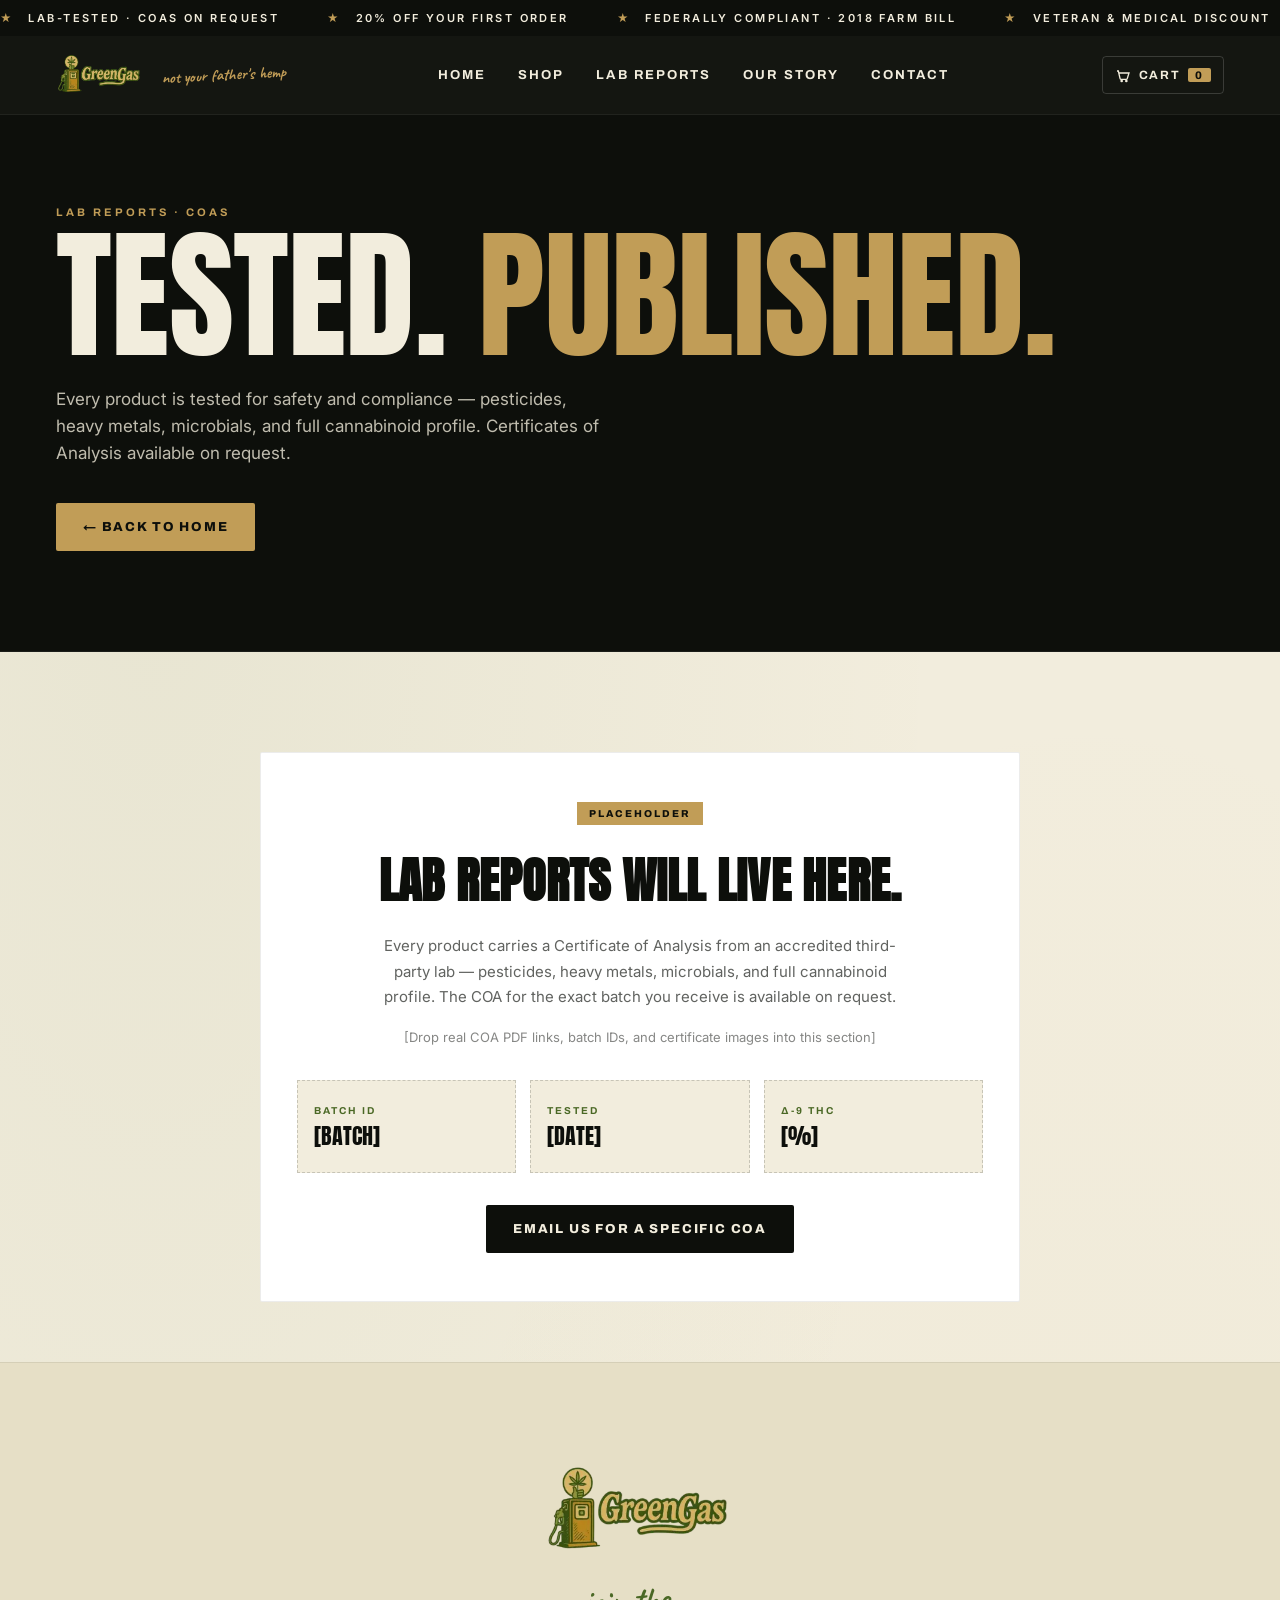
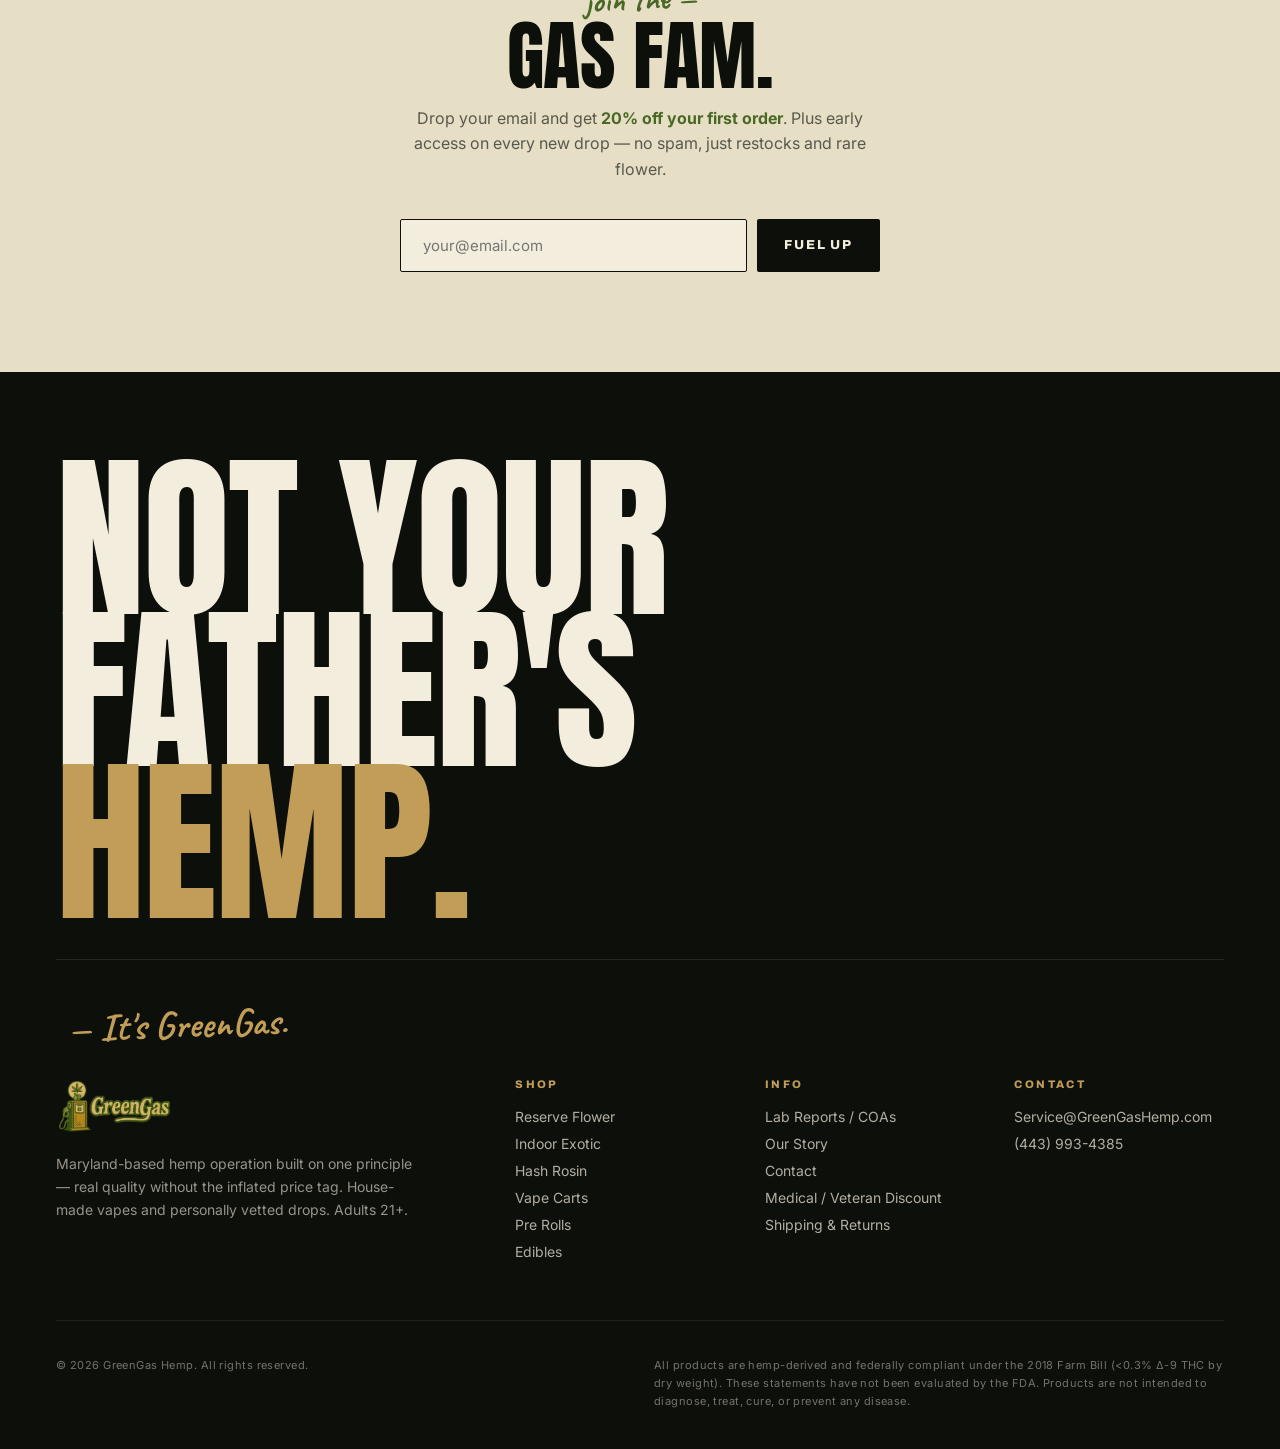
<file: lab.html>
﻿<!doctype html>
<html lang="en">
<head>
<meta charset="utf-8" />
<meta name="viewport" content="width=device-width, initial-scale=1" />
<title>Lab Reports — GreenGas Hemp</title>
<link rel="icon" type="image/png" href="assets/logo.png" />
<link rel="preconnect" href="https://fonts.googleapis.com" />
<link rel="preconnect" href="https://fonts.gstatic.com" crossorigin />
<link href="https://fonts.googleapis.com/css2?family=Anton&family=Archivo:wght@500;600;700;800;900&family=Inter:wght@400;500;600&family=Caveat:wght@500;700&display=swap" rel="stylesheet" />
<style>
  :root { --paper:#F2EDDD; --paper-2:#E6DFC6; --ink:#0D0F0B; --ink-2:#1A1D16; --olive:#4A6825; --olive-l:#6B8C3A; --gold:#C19D57; }
  *{box-sizing:border-box}
  body { margin:0; background:var(--paper); color:var(--ink); font-family:'Inter',system-ui,sans-serif; -webkit-font-smoothing:antialiased; overflow-x:hidden; background-image:radial-gradient(at 12% 18%,rgba(74,104,37,0.06) 0,transparent 50%),radial-gradient(at 85% 75%,rgba(193,157,87,0.05) 0,transparent 50%); }
  img{display:block;max-width:100%} a{color:inherit;text-decoration:none} button{font:inherit;cursor:pointer}
  .anton { font-family:'Anton',sans-serif; font-weight:400; letter-spacing:-0.005em; line-height:0.88; text-transform:uppercase; }
  .kicker { font-family:'Archivo',sans-serif; font-size:11px; letter-spacing:0.28em; text-transform:uppercase; font-weight:700; color:var(--olive); }
  .container { max-width:1320px; margin:0 auto; padding:0 24px; }
  @media (min-width:768px){.container{padding:0 56px}}
  .promo { background:var(--ink); color:var(--paper); font-size:11px; letter-spacing:0.22em; text-transform:uppercase; font-weight:600; overflow:hidden; }
  .promo-track { display:flex; gap:48px; padding:11px 0; white-space:nowrap; animation:marquee 42s linear infinite; }
  .promo-track span { display:inline-flex; align-items:center; gap:14px; } .promo-track .star { color:var(--gold); }
  @keyframes marquee { from{transform:translateX(0)} to{transform:translateX(-50%)} }
  header.main { position:sticky; top:0; z-index:40; background:rgba(13,15,11,0.97); color:var(--paper); border-bottom:1px solid rgba(255,255,255,0.06); }
  header.main .row { height:78px; display:flex; align-items:center; justify-content:space-between; gap:24px; }
  .logo { display:flex; align-items:center; gap:14px; font-family:'Anton',sans-serif; font-size:26px; letter-spacing:0.01em; text-transform:uppercase; color:var(--paper); }
  .logo .tag { display:none; font-family:'Caveat',cursive; font-weight:700; font-size:16px; color:var(--gold); transform:rotate(-3deg); letter-spacing:0; text-transform:none; margin-left:4px; }
  @media (min-width:900px){.logo .tag{display:inline}}
  .logo-img { height:48px; width:auto; display:block; } .logo-img.header { height:44px; border-radius:2px; } .logo-img.crest { height:96px; margin:0 auto 20px; } .logo-img.footer { height:60px; border-radius:2px; }
  nav.primary { display:none; gap:32px; } @media (min-width:900px){nav.primary{display:flex}}
  nav.primary a { font-family:'Archivo',sans-serif; font-size:13px; font-weight:700; letter-spacing:0.16em; text-transform:uppercase; color:var(--paper); padding:4px 0; position:relative; }
  nav.primary a::after { content:''; position:absolute; left:0; right:0; bottom:-4px; height:2px; background:var(--gold); transform:scaleX(0); transform-origin:left; transition:transform 240ms ease; }
  nav.primary a:hover::after, nav.primary a.active::after { transform:scaleX(1); }
  .icons { display:flex; align-items:center; gap:8px; }
  .icons button, .icons a { background:transparent; border:0; color:var(--paper); display:inline-flex; align-items:center; gap:8px; padding:10px 12px; border-radius:4px; font-family:'Archivo',sans-serif; font-size:12px; font-weight:700; letter-spacing:0.14em; text-transform:uppercase; }
  .icons a:hover, .icons button:hover { background:rgba(255,255,255,0.06); }
  .cart-btn { border:1px solid rgba(255,255,255,0.16) !important; } .cart-count { background:var(--gold); color:var(--ink); padding:1px 7px; border-radius:2px; font-size:11px; font-weight:800; }
  .btn { display:inline-flex; align-items:center; gap:10px; padding:16px 26px; font-family:'Archivo',sans-serif; font-size:13px; font-weight:800; letter-spacing:0.14em; text-transform:uppercase; border:1px solid transparent; border-radius:2px; transition:background 180ms ease, color 180ms ease; }
  .btn-primary { background:var(--ink); color:var(--paper); } .btn-primary:hover { background:var(--olive); }
  .btn-gold { background:var(--gold); color:var(--ink); } .btn-gold:hover { background:var(--ink); color:var(--gold); }
  .btn-outline-light { background:transparent; color:var(--paper); border-color:var(--paper); } .btn-outline-light:hover { background:var(--paper); color:var(--ink); }

  section.page-hero { background:var(--ink); color:var(--paper); padding:80px 0 100px; border-bottom:1px solid rgba(255,255,255,0.06); }
  section.page-hero .kicker { color:var(--gold); }
  section.page-hero h1 { font-size:clamp(56px,11vw,148px); margin:16px 0 0; }
  section.page-hero h1 .gold { color:var(--gold); }
  section.page-hero p.lead { font-size:17px; line-height:1.6; color:rgba(242,237,221,0.78); max-width:560px; margin:28px 0 36px; }

  section.placeholder { padding:100px 0 60px; }
  .ph-card { background:#fff; border:1px solid rgba(13,15,11,0.08); padding:48px 36px; text-align:center; max-width:760px; margin:0 auto; border-radius:2px; }
  .ph-card .badge { display:inline-block; padding:6px 12px; background:var(--gold); color:var(--ink); font-family:'Archivo',sans-serif; font-size:10px; font-weight:800; letter-spacing:0.2em; text-transform:uppercase; margin-bottom:20px; }
  .ph-card h2 { font-family:'Anton',sans-serif; font-size:clamp(32px,4vw,48px); margin:0 0 16px; text-transform:uppercase; letter-spacing:0.005em; }
  .ph-card p { font-size:15px; line-height:1.7; color:rgba(13,15,11,0.65); margin:0 auto 16px; max-width:520px; }
  .ph-card .ph-grid { display:grid; grid-template-columns:1fr; gap:14px; margin:32px 0; }
  @media (min-width:600px){.ph-card .ph-grid{grid-template-columns:repeat(3,1fr)}}
  .ph-grid .slot { background:var(--paper); border:1px dashed rgba(13,15,11,0.18); padding:24px 16px; text-align:left; }
  .ph-grid .slot .lbl { font-family:'Archivo',sans-serif; font-size:10px; font-weight:700; letter-spacing:0.2em; text-transform:uppercase; color:var(--olive); margin-bottom:8px; }
  .ph-grid .slot .val { font-family:'Anton',sans-serif; font-size:22px; color:var(--ink); text-transform:uppercase; line-height:1.1; }

  section.gasfam { padding:100px 0; background:var(--paper-2); border-top:1px solid rgba(13,15,11,0.08); }
  .gasfam-inner { max-width:760px; margin:0 auto; text-align:center; }
  .gasfam .script-tag { font-family:'Caveat',cursive; font-weight:700; font-size:32px; color:var(--olive); transform:rotate(-2deg); display:inline-block; margin-bottom:-6px; }
  .gasfam h2 { font-family:'Anton',sans-serif; font-size:clamp(44px,6vw,80px); margin:8px 0 16px; color:var(--ink); text-transform:uppercase; }
  .gasfam p { font-size:16px; color:rgba(13,15,11,0.65); max-width:480px; margin:0 auto 36px; line-height:1.6; }
  .gasfam-form { display:flex; gap:10px; max-width:480px; margin:0 auto; flex-wrap:wrap; }
  .gasfam-form input { flex:1; min-width:220px; padding:16px 22px; background:var(--paper); border:1px solid var(--ink); font-family:inherit; font-size:15px; color:var(--ink); border-radius:2px; }
  .gasfam-form input:focus { outline:2px solid var(--gold); outline-offset:-1px; }

  footer.site { background:var(--ink); color:var(--paper); padding:90px 0 28px; }
  .foot-mega { font-family:'Anton',sans-serif; text-transform:uppercase; font-size:clamp(72px,14vw,220px); line-height:0.85; letter-spacing:-0.01em; color:var(--paper); margin:0 0 60px; border-bottom:1px solid rgba(255,255,255,0.1); padding-bottom:40px; }
  .foot-mega .gold { color:var(--gold); }
  .foot-grid { display:grid; grid-template-columns:1fr; gap:40px; } @media (min-width:768px){.foot-grid{grid-template-columns:2fr 1fr 1fr 1fr}}
  .foot-grid h5 { font-family:'Archivo',sans-serif; font-size:11px; letter-spacing:0.22em; color:var(--gold); text-transform:uppercase; margin:0 0 18px; font-weight:800; }
  .foot-grid ul { list-style:none; padding:0; margin:0; display:flex; flex-direction:column; gap:10px; font-size:14px; } .foot-grid ul a { color:rgba(242,237,221,0.72); } .foot-grid ul a:hover { color:var(--gold); }
  .foot-grid .brand p { color:rgba(242,237,221,0.6); font-size:14px; line-height:1.65; max-width:360px; margin:14px 0 0; }
  .foot-fine { border-top:1px solid rgba(255,255,255,0.08); margin-top:60px; padding-top:24px; display:grid; grid-template-columns:1fr; gap:12px; font-size:11px; letter-spacing:0.04em; color:rgba(242,237,221,0.45); line-height:1.65; } @media (min-width:768px){.foot-fine{grid-template-columns:1fr 1fr; gap:28px}}
  ::selection { background:var(--gold); color:var(--ink); }
</style>
</head>
<body>

<div class="promo">
  <div class="promo-track">
    <span><span class="star">★</span> Lab-tested · COAs on request</span>
    <span><span class="star">★</span> 20% off your first order</span>
    <span><span class="star">★</span> Federally compliant · 2018 Farm Bill</span>
    <span><span class="star">★</span> Veteran &amp; medical discount</span>
    <span><span class="star">★</span> 21+ only</span>
    <span><span class="star">★</span> Lab-tested · COAs on request</span>
    <span><span class="star">★</span> 20% off your first order</span>
    <span><span class="star">★</span> Federally compliant · 2018 Farm Bill</span>
    <span><span class="star">★</span> Veteran &amp; medical discount</span>
    <span><span class="star">★</span> 21+ only</span>
  </div>
</div>

<header class="main">
  <div class="container row">
    <a href="index.html" class="logo" aria-label="GreenGas Hemp">
      <img src="assets/logo.png" alt="GreenGas Hemp" class="logo-img header" />
      <span class="tag">not your father's hemp</span>
    </a>
    <nav class="primary">
      <a href="index.html">Home</a>
      <a href="shop.html">Shop</a>
      <a href="lab.html">Lab Reports</a>
      <a href="about.html">Our Story</a>
      <a href="contact.html">Contact</a>
    </nav>
    <div class="icons">
      <a href="shop.html" class="cart-btn"><svg width="16" height="16" viewBox="0 0 24 24" fill="none" stroke="currentColor" stroke-width="2"><path d="M3 6h2l2.5 11a2 2 0 0 0 2 1.5h7a2 2 0 0 0 2-1.5L21 9H6"/><circle cx="10" cy="21" r="1"/><circle cx="17" cy="21" r="1"/></svg> Cart <span class="cart-count">0</span></a>
    </div>
  </div>
</header>

<section class="page-hero">
  <div class="container">
    <p class="kicker">Lab Reports · COAs</p>
    <h1 class="anton">Tested. <span class='gold'>Published.</span></h1>
    <p class="lead">Every product is tested for safety and compliance — pesticides, heavy metals, microbials, and full cannabinoid profile. Certificates of Analysis available on request.</p>
    <a href="index.html" class="btn btn-gold">← Back to home</a>
  </div>
</section>

<section class="placeholder">
  <div class="container">
    <div class="ph-card">
      <span class="badge">Placeholder</span>
      <h2>Lab reports will live here.</h2>
      <p>Every product carries a Certificate of Analysis from an accredited third-party lab — pesticides, heavy metals, microbials, and full cannabinoid profile. The COA for the exact batch you receive is available on request.</p>
      <p style="font-size:13px; color:rgba(13,15,11,0.5);">[Drop real COA PDF links, batch IDs, and certificate images into this section]</p>
      <div class="ph-grid">
        <div class="slot"><div class="lbl">Batch ID</div><div class="val">[batch]</div></div>
        <div class="slot"><div class="lbl">Tested</div><div class="val">[date]</div></div>
        <div class="slot"><div class="lbl">Δ-9 THC</div><div class="val">[%]</div></div>
      </div>
      <a href="mailto:Service@GreenGasHemp.com?subject=COA%20request" class="btn btn-primary">Email us for a specific COA</a>
    </div>
  </div>
</section>

<section class="gasfam">
  <div class="container gasfam-inner">
    <img src="assets/logo.png" alt="GreenGas Hemp" class="logo-img crest" />
    <span class="script-tag">join the —</span>
    <h2 class="anton">Gas Fam.</h2>
    <p>Drop your email and get <strong style="color:var(--olive);font-weight:700;">20% off your first order</strong>. Plus early access on every new drop — no spam, just restocks and rare flower.</p>
    <form class="gasfam-form" onsubmit="event.preventDefault(); this.querySelector('button').textContent='Check your inbox ✓'; this.querySelector('input').value='';">
      <input type="email" required placeholder="your@email.com" />
      <button class="btn btn-primary">Fuel Up</button>
    </form>
  </div>
</section>

<footer class="site">
  <div class="container">
    <div class="foot-mega">Not Your<br/>Father's<br/><span class="gold">Hemp.</span></div>
    <p style="font-family:'Caveat',cursive;font-weight:700;font-size:clamp(24px,3vw,40px);color:var(--gold);transform:rotate(-2deg);margin:-30px 0 50px 12px;line-height:1;">— It's GreenGas.</p>
    <div class="foot-grid">
      <div class="brand">
        <a href="index.html" aria-label="GreenGas Hemp"><img src="assets/logo.png" alt="GreenGas Hemp" class="logo-img footer" /></a>
        <p>Maryland-based hemp operation built on one principle — real quality without the inflated price tag. House-made vapes and personally vetted drops. Adults 21+.</p>
      </div>
      <div><h5>Shop</h5><ul><li><a href="shop.html#reserve">Reserve Flower</a></li><li><a href="shop.html#exotic">Indoor Exotic</a></li><li><a href="shop.html#rosin">Hash Rosin</a></li><li><a href="shop.html#vapes">Vape Carts</a></li><li><a href="shop.html#prerolls">Pre Rolls</a></li><li><a href="shop.html#edibles">Edibles</a></li></ul></div>
      <div><h5>Info</h5><ul><li><a href="lab.html">Lab Reports / COAs</a></li><li><a href="about.html">Our Story</a></li><li><a href="contact.html">Contact</a></li><li><a href="#">Medical / Veteran Discount</a></li><li><a href="#">Shipping &amp; Returns</a></li></ul></div>
      <div><h5>Contact</h5><ul><li><a href="mailto:Service@GreenGasHemp.com">Service@GreenGasHemp.com</a></li><li><a href="tel:14439934385">(443) 993-4385</a></li></ul></div>
    </div>
    <div class="foot-fine">
      <p>© 2026 GreenGas Hemp. All rights reserved.</p>
      <p>All products are hemp-derived and federally compliant under the 2018 Farm Bill (&lt;0.3% Δ-9 THC by dry weight). These statements have not been evaluated by the FDA. Products are not intended to diagnose, treat, cure, or prevent any disease.</p>
    </div>
  </div>
</footer>

<script>
  const LOGO_DATA_URL = '[data-uri]';
  function injectLogos() { document.querySelectorAll('.logo-img').forEach(img => { img.src = LOGO_DATA_URL; }); }
  if (document.readyState === 'loading') { document.addEventListener('DOMContentLoaded', injectLogos); } else { injectLogos(); }
</script>

</body>
</html>
</file>
